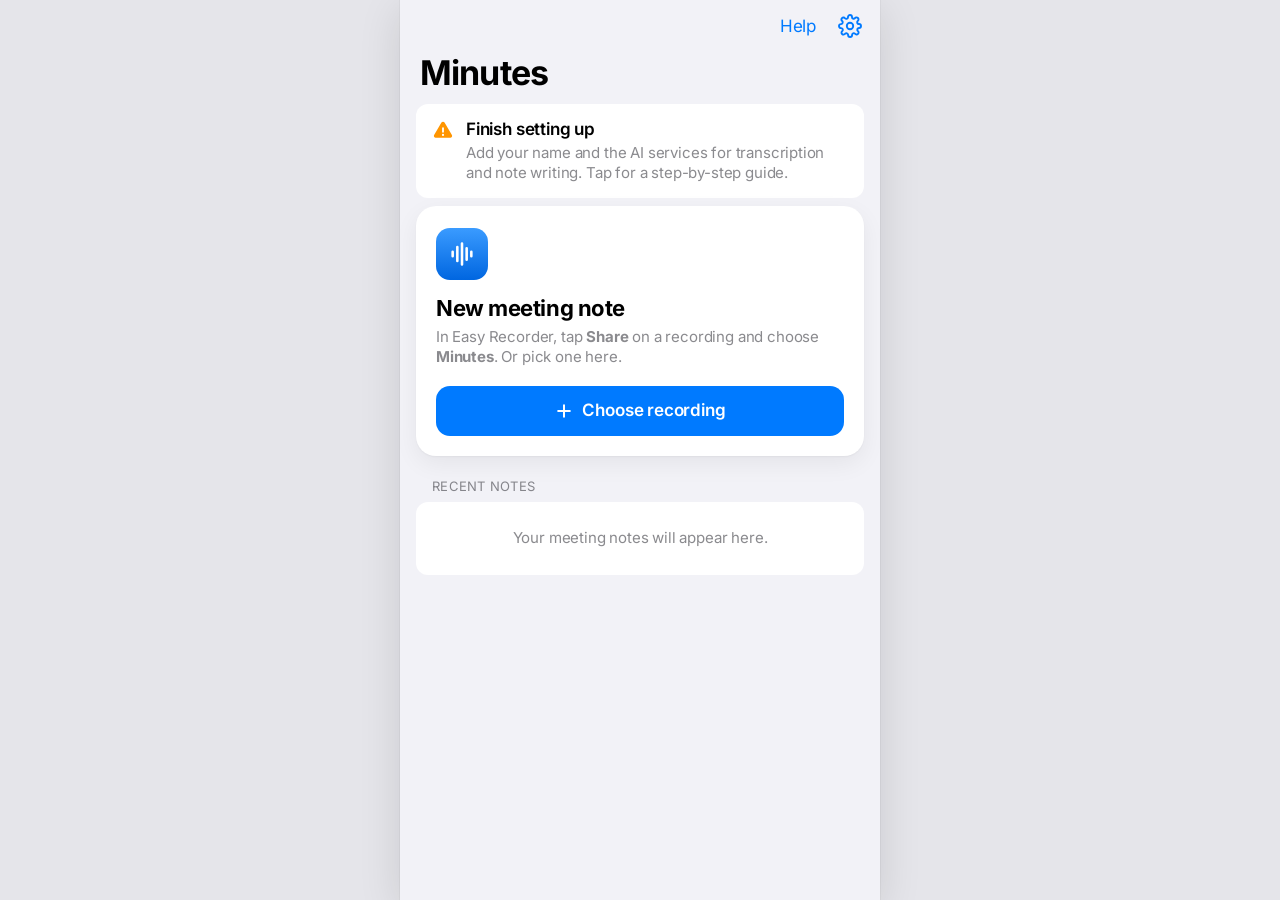
<file: index.html>
<!doctype html>
<html lang="en-GB">
<head>
  <meta charset="utf-8">
  <meta name="viewport" content="width=device-width, initial-scale=1, viewport-fit=cover">
  <title>Minutes</title>
  <meta name="description" content="Turn meeting recordings into structured notes and save them to OneDrive.">
  <meta name="theme-color" content="#f2f2f7" media="(prefers-color-scheme: light)">
  <meta name="theme-color" content="#000000" media="(prefers-color-scheme: dark)">
  <meta name="mobile-web-app-capable" content="yes">
  <meta name="apple-mobile-web-app-capable" content="yes">
  <meta name="apple-mobile-web-app-status-bar-style" content="default">
  <link rel="manifest" href="manifest.webmanifest">
  <link rel="icon" href="icons/icon-192.png">
  <link rel="apple-touch-icon" href="icons/icon-192.png">
  <link rel="preload" href="fonts/inter.woff2" as="font" type="font/woff2" crossorigin>
  <link rel="stylesheet" href="css/app.css">
</head>
<body>
  <div id="app"></div>
  <div id="toast" aria-live="polite"></div>
  <script src="js/db.js"></script>
  <script type="module" src="js/app.js"></script>
</body>
</html>
</file>
<file: css/app.css>
@font-face {
  font-family: 'Inter';
  src: url('../fonts/inter.woff2') format('woff2');
  font-weight: 100 900;
  font-display: swap;
}

:root {
  --bg: #f2f2f7;
  --card: #ffffff;
  --card-2: #f2f2f7;
  --label: #000000;
  --label-2: rgba(60, 60, 67, 0.6);
  --label-3: rgba(60, 60, 67, 0.3);
  --sep: rgba(60, 60, 67, 0.18);
  --fill: rgba(120, 120, 128, 0.12);
  --fill-2: rgba(120, 120, 128, 0.2);
  --accent: #007aff;
  --accent-soft: rgba(0, 122, 255, 0.1);
  --green: #34c759;
  --red: #ff3b30;
  --orange: #ff9500;
  --bar: rgba(249, 249, 249, 0.82);
  --paper: #ffffff;
  --shadow: 0 1px 2px rgba(0, 0, 0, 0.04), 0 8px 24px rgba(0, 0, 0, 0.06);
  --radius: 12px;
  --font: 'Inter', -apple-system, BlinkMacSystemFont, 'SF Pro Text', system-ui, 'Segoe UI', Roboto, sans-serif;
  --safe-top: env(safe-area-inset-top, 0px);
  --safe-bottom: env(safe-area-inset-bottom, 0px);
  color-scheme: light;
}

@media (prefers-color-scheme: dark) {
  :root {
    --bg: #000000;
    --card: #1c1c1e;
    --card-2: #2c2c2e;
    --label: #ffffff;
    --label-2: rgba(235, 235, 245, 0.6);
    --label-3: rgba(235, 235, 245, 0.3);
    --sep: rgba(84, 84, 88, 0.6);
    --fill: rgba(118, 118, 128, 0.24);
    --fill-2: rgba(118, 118, 128, 0.32);
    --accent: #0a84ff;
    --accent-soft: rgba(10, 132, 255, 0.18);
    --green: #30d158;
    --red: #ff453a;
    --orange: #ff9f0a;
    --bar: rgba(22, 22, 24, 0.82);
    --paper: #1c1c1e;
    --shadow: none;
    color-scheme: dark;
  }
}

* { box-sizing: border-box; -webkit-tap-highlight-color: transparent; }
html, body { margin: 0; height: 100%; }
body {
  background: var(--bg);
  color: var(--label);
  font-family: var(--font);
  font-size: 17px;
  line-height: 1.35;
  letter-spacing: -0.01em;
  -webkit-font-smoothing: antialiased;
  overflow: hidden;
  overscroll-behavior: none;
}
button, input, textarea, select { font: inherit; color: inherit; letter-spacing: inherit; }
button { background: none; border: 0; padding: 0; cursor: pointer; }
a { color: var(--accent); text-decoration: none; }
svg { display: block; }

#app { position: fixed; inset: 0; overflow: hidden; }

/* On a computer or tablet, keep the phone-sized layout centred. */
@media (min-width: 600px) {
  html { background: #e5e5ea; }
  body { background: #e5e5ea; }
  #app, .sheet { max-width: 480px; margin: 0 auto; }
  #app { box-shadow: 0 0 0 0.5px rgba(0, 0, 0, 0.08), 0 10px 40px rgba(0, 0, 0, 0.12); }
  #toast { max-width: 480px; margin: 0 auto; }
}
@media (min-width: 600px) and (prefers-color-scheme: dark) {
  html, body { background: #111; }
}

/* ---------- Screens & navigation ---------- */
.screen {
  position: absolute; inset: 0;
  display: flex; flex-direction: column;
  background: var(--bg);
  will-change: transform;
}
.screen.enter { animation: push-in 0.38s cubic-bezier(0.2, 0.9, 0.25, 1) both; }
.screen.enter-back { animation: pop-in 0.32s cubic-bezier(0.2, 0.9, 0.25, 1) both; }
.screen.fade { animation: fade-in 0.25s ease both; }
@keyframes push-in { from { transform: translateX(100%); } to { transform: none; } }
@keyframes pop-in { from { transform: translateX(-30%); opacity: 0.6; } to { transform: none; opacity: 1; } }
@keyframes fade-in { from { opacity: 0; } to { opacity: 1; } }

.nav {
  position: relative; z-index: 5;
  padding-top: var(--safe-top);
  min-height: calc(52px + var(--safe-top));
  display: grid; grid-template-columns: 1fr auto 1fr; align-items: center;
  padding-left: 8px; padding-right: 8px;
  background: transparent;
  transition: background 0.2s, box-shadow 0.2s;
}
.screen.scrolled .nav {
  background: var(--bar);
  -webkit-backdrop-filter: saturate(180%) blur(20px);
  backdrop-filter: saturate(180%) blur(20px);
  box-shadow: 0 0.5px 0 var(--sep);
}
.nav-title {
  font-weight: 600; font-size: 17px; text-align: center;
  opacity: 0; transform: translateY(4px); transition: opacity 0.2s, transform 0.2s;
  white-space: nowrap; overflow: hidden; text-overflow: ellipsis; max-width: 56vw;
}
.screen.scrolled .nav-title { opacity: 1; transform: none; }
.nav-left { justify-self: start; display: flex; }
.nav-right { justify-self: end; display: flex; gap: 4px; }
.nav-btn {
  color: var(--accent); font-size: 17px; min-height: 44px; min-width: 44px;
  display: inline-flex; align-items: center; justify-content: center; gap: 2px; padding: 0 8px;
  border-radius: 10px;
}
.nav-btn:active { opacity: 0.4; }
.nav-btn.bold { font-weight: 600; }
.nav-btn svg { width: 24px; height: 24px; }
.nav-btn.back { padding-left: 0; }
.nav-btn.back svg { width: 28px; height: 28px; margin-right: -4px; }

.content {
  flex: 1; overflow-y: auto; overflow-x: hidden;
  -webkit-overflow-scrolling: touch;
  padding: 0 16px calc(32px + var(--safe-bottom));
}
.content.with-toolbar { padding-bottom: calc(110px + var(--safe-bottom)); }
.large-title {
  font-size: 34px; font-weight: 700; letter-spacing: -0.025em; line-height: 1.12;
  margin: 2px 4px 6px;
  overflow-wrap: anywhere;
}
.lede { color: var(--label-2); font-size: 15px; margin: 0 4px 20px; }

.toolbar {
  position: absolute; left: 0; right: 0; bottom: 0; z-index: 5;
  padding: 12px 16px calc(12px + var(--safe-bottom));
  background: var(--bar);
  -webkit-backdrop-filter: saturate(180%) blur(20px);
  backdrop-filter: saturate(180%) blur(20px);
  box-shadow: 0 -0.5px 0 var(--sep);
  display: flex; flex-direction: column; gap: 8px;
}

/* ---------- Buttons ---------- */
.btn {
  display: flex; align-items: center; justify-content: center; gap: 8px;
  min-height: 50px; padding: 0 20px; border-radius: 14px;
  font-weight: 600; font-size: 17px; width: 100%;
  transition: transform 0.1s, opacity 0.15s;
}
.btn:active { transform: scale(0.98); opacity: 0.85; }
.btn svg { width: 20px; height: 20px; }
.btn-primary { background: var(--accent); color: #fff; }
.btn-secondary { background: var(--accent-soft); color: var(--accent); }
.btn-plain { color: var(--accent); font-weight: 500; min-height: 44px; }
.btn-danger { background: rgba(255, 59, 48, 0.12); color: var(--red); }
.btn[disabled] { opacity: 0.35; pointer-events: none; }
.btn-small { min-height: 34px; padding: 0 14px; font-size: 15px; border-radius: 17px; width: auto; }

/* ---------- Grouped lists ---------- */
.group-header {
  font-size: 13px; text-transform: uppercase; letter-spacing: 0.02em;
  color: var(--label-2); margin: 22px 16px 7px;
}
.group-footer { font-size: 13px; color: var(--label-2); margin: 7px 16px 0; line-height: 1.4; }
.group {
  background: var(--card); border-radius: var(--radius); overflow: hidden;
}
.row {
  position: relative; display: flex; align-items: center; gap: 12px;
  min-height: 46px; padding: 10px 16px; width: 100%; text-align: left;
}
.row + .row::before, .row + .row-wrap::before, .row-wrap + .row::before {
  content: ''; position: absolute; top: 0; right: 0; left: 16px; height: 0.5px; background: var(--sep);
}
.row.has-icon + .row::before, .row + .row.has-icon::before { left: 58px; }
button.row:active, a.row:active { background: var(--fill); }
.row-icon {
  width: 30px; height: 30px; border-radius: 8px; flex: none;
  display: flex; align-items: center; justify-content: center; color: #fff;
}
.row-icon svg { width: 18px; height: 18px; }
.row-main { flex: 1; min-width: 0; }
.row-title { font-size: 17px; overflow-wrap: anywhere; }
.row-sub { font-size: 14px; color: var(--label-2); margin-top: 1px; overflow-wrap: anywhere; }
.row-value { color: var(--label-2); text-align: right; max-width: 60%; overflow: hidden; text-overflow: ellipsis; white-space: nowrap; }
.row-value.wrap { white-space: normal; overflow-wrap: anywhere; }
.chev { color: var(--label-3); flex: none; }
.chev svg { width: 14px; height: 14px; }
.row.destructive .row-title { color: var(--red); }
.row.link .row-title { color: var(--accent); }
.row input.inline, .row select.inline {
  flex: 1; min-width: 0; text-align: right; border: 0; outline: 0; background: transparent;
  color: var(--label-2); padding: 4px 0;
}
.row input.inline:focus { color: var(--label); }
.row textarea {
  width: 100%; border: 0; outline: 0; background: transparent; resize: vertical; min-height: 96px;
  font-size: 16px; line-height: 1.4;
}
.row-stack { flex-direction: column; align-items: stretch; gap: 6px; }

/* ---------- Switch ---------- */
.switch { position: relative; width: 51px; height: 31px; flex: none; }
.switch input { position: absolute; inset: 0; opacity: 0; margin: 0; cursor: pointer; z-index: 1; }
.switch span {
  position: absolute; inset: 0; border-radius: 16px; background: var(--fill-2); transition: background 0.25s;
}
.switch span::after {
  content: ''; position: absolute; top: 2px; left: 2px; width: 27px; height: 27px; border-radius: 50%;
  background: #fff; box-shadow: 0 3px 8px rgba(0, 0, 0, 0.15), 0 1px 1px rgba(0, 0, 0, 0.16);
  transition: transform 0.25s cubic-bezier(0.3, 0.7, 0.4, 1.2);
}
.switch input:checked + span { background: var(--green); }
.switch input:checked + span::after { transform: translateX(20px); }

/* ---------- Segmented control ---------- */
.segmented {
  display: flex; background: var(--fill); border-radius: 9px; padding: 2px; gap: 2px; width: 100%;
}
.segmented button {
  flex: 1; min-height: 32px; border-radius: 7px; font-size: 14px; font-weight: 500; padding: 0 6px;
}
.segmented button.on { background: var(--card); box-shadow: 0 3px 8px rgba(0, 0, 0, 0.12), 0 0 0 0.5px rgba(0, 0, 0, 0.04); font-weight: 600; }
@media (prefers-color-scheme: dark) { .segmented button.on { background: #636366; } }

/* ---------- Home ---------- */
.hero {
  background: var(--card); border-radius: 20px; padding: 22px 20px 20px; box-shadow: var(--shadow);
  margin-top: 8px;
}
.hero-icon {
  width: 52px; height: 52px; border-radius: 14px; margin-bottom: 14px;
  background: linear-gradient(180deg, #3a9bff, #0066e0); color: #fff;
  display: flex; align-items: center; justify-content: center;
}
.hero-icon svg { width: 28px; height: 28px; }
.hero h2 { margin: 0 0 4px; font-size: 22px; font-weight: 700; letter-spacing: -0.02em; }
.hero p { margin: 0 0 18px; color: var(--label-2); font-size: 15px; }
.notice {
  display: flex; gap: 12px; align-items: flex-start;
  background: var(--card); border-radius: var(--radius); padding: 14px 16px; margin-top: 12px;
  width: 100%; text-align: left;
}
.notice svg { width: 22px; height: 22px; flex: none; margin-top: 1px; }
.notice .t { font-weight: 600; }
.notice .s { color: var(--label-2); font-size: 15px; margin-top: 2px; }
.notice.warn svg { color: var(--orange); }
.notice.ok svg { color: var(--green); }
.notice.err svg { color: var(--red); }
.notice.info svg { color: var(--accent); }
.empty { text-align: center; color: var(--label-2); font-size: 15px; padding: 26px 16px; }

/* ---------- Processing ---------- */
.steps { margin-top: 8px; }
.step { display: flex; align-items: center; gap: 14px; }
.step .dot {
  width: 26px; height: 26px; border-radius: 50%; flex: none; display: flex; align-items: center; justify-content: center;
  background: var(--fill); color: var(--label-2); font-size: 13px; font-weight: 600;
}
.step.done .dot { background: var(--green); color: #fff; }
.step.active .dot { background: transparent; }
.step.error .dot { background: var(--red); color: #fff; }
.step .dot svg { width: 15px; height: 15px; }
.step.pending .row-title { color: var(--label-2); }
.spinner {
  width: 22px; height: 22px; border-radius: 50%;
  border: 2.5px solid var(--fill-2); border-top-color: var(--accent);
  animation: spin 0.8s linear infinite;
}
@keyframes spin { to { transform: rotate(360deg); } }
.big-status { text-align: center; padding: 26px 8px 8px; }
.pulse {
  width: 84px; height: 84px; margin: 0 auto 18px; border-radius: 50%;
  background: var(--accent-soft); color: var(--accent);
  display: flex; align-items: center; justify-content: center;
  animation: pulse 1.8s ease-in-out infinite;
}
.pulse svg { width: 38px; height: 38px; }
@keyframes pulse { 0%, 100% { transform: scale(1); } 50% { transform: scale(1.06); } }
.big-status .t { font-size: 20px; font-weight: 600; }
.big-status .s { color: var(--label-2); font-size: 15px; margin-top: 4px; }
.err-text { white-space: pre-wrap; font-size: 14px; color: var(--label-2); margin-top: 6px; overflow-wrap: anywhere; }

/* ---------- Speakers ---------- */
.speaker { background: var(--card); border-radius: 16px; padding: 14px 14px 12px; margin-top: 12px; }
.speaker-top { display: flex; align-items: center; gap: 12px; }
.play {
  width: 44px; height: 44px; border-radius: 50%; flex: none;
  background: var(--accent-soft); color: var(--accent);
  display: flex; align-items: center; justify-content: center;
}
.play svg { width: 20px; height: 20px; }
.play.playing { background: var(--accent); color: #fff; }
.speaker-meta { font-size: 13px; color: var(--label-2); }
.speaker-label { font-weight: 600; font-size: 15px; display: flex; align-items: center; gap: 6px; }
.badge {
  font-size: 11px; font-weight: 600; text-transform: uppercase; letter-spacing: 0.04em;
  background: var(--accent); color: #fff; border-radius: 5px; padding: 2px 6px;
}
.badge.grey { background: var(--fill-2); color: var(--label-2); }
.quote {
  font-size: 15px; color: var(--label-2); margin: 10px 2px 12px; line-height: 1.4;
  display: -webkit-box; -webkit-line-clamp: 3; -webkit-box-orient: vertical; overflow: hidden;
}
.field {
  display: flex; align-items: center; gap: 8px;
  background: var(--fill); border-radius: 10px; padding: 0 12px; min-height: 44px; position: relative;
}
.field input { flex: 1; min-width: 0; border: 0; outline: 0; background: transparent; padding: 10px 0; font-size: 17px; }
.field svg { width: 18px; height: 18px; color: var(--label-2); flex: none; }
.chips { display: flex; flex-wrap: wrap; gap: 6px; margin-top: 10px; }
.chip {
  display: inline-flex; align-items: center; gap: 6px;
  min-height: 32px; padding: 0 12px; border-radius: 16px; font-size: 15px;
  background: var(--fill); color: var(--label);
  max-width: 100%;
}
.chip span { overflow: hidden; text-overflow: ellipsis; white-space: nowrap; }
.chip:active { opacity: 0.6; }
.chip.on { background: var(--accent); color: #fff; }
.chip.ghost { background: transparent; color: var(--label-2); box-shadow: inset 0 0 0 1px var(--sep); }
.chip.warn { box-shadow: inset 0 0 0 1.5px var(--orange); }
.chip svg { width: 14px; height: 14px; flex: none; }
.suggest {
  position: absolute; left: 0; right: 0; top: calc(100% + 4px); z-index: 20;
  background: var(--card); border-radius: 12px; overflow: hidden;
  box-shadow: 0 10px 30px rgba(0, 0, 0, 0.18), 0 0 0 0.5px var(--sep);
}
.suggest button { display: block; width: 100%; text-align: left; padding: 11px 14px; }
.suggest button + button { border-top: 0.5px solid var(--sep); }
.suggest button:active { background: var(--fill); }
.suggest .e { font-size: 13px; color: var(--label-2); }

/* ---------- Review (paper) ---------- */
.paper {
  background: var(--paper); border-radius: 18px; padding: 22px 20px 8px; box-shadow: var(--shadow);
  margin-top: 6px;
}
.paper .doc-title {
  font-size: 26px; font-weight: 700; letter-spacing: -0.02em; line-height: 1.15; outline: none;
  overflow-wrap: anywhere;
}
.paper .kind { color: var(--label-2); font-size: 14px; margin-top: 4px; }
.meta-grid { display: grid; grid-template-columns: auto 1fr; gap: 6px 14px; margin: 16px 0 6px; font-size: 15px; }
.meta-grid dt { color: var(--label-2); }
.meta-grid dd { margin: 0; overflow-wrap: anywhere; }
.meta-grid input[type=date] { border: 0; background: var(--fill); border-radius: 8px; padding: 3px 8px; font-size: 15px; }
.paper h3 {
  font-size: 13px; text-transform: uppercase; letter-spacing: 0.04em; color: var(--label-2);
  margin: 22px 0 8px; font-weight: 600;
}
.paper ul, .paper ol { margin: 0; padding-left: 22px; }
.paper li { margin-bottom: 8px; font-size: 16px; line-height: 1.45; }
.paper ol li::marker { font-weight: 600; color: var(--label-2); }
.paper [contenteditable] { outline: none; border-radius: 4px; }
.paper [contenteditable]:focus { background: var(--accent-soft); box-shadow: 0 0 0 3px var(--accent-soft); }
.paper .np-head { font-weight: 600; }
.actions-table { width: 100%; border-collapse: collapse; font-size: 14px; table-layout: fixed; }
.actions-table th {
  text-align: left; font-size: 12px; text-transform: uppercase; letter-spacing: 0.04em;
  color: var(--label-2); font-weight: 600; padding: 6px 6px 6px 0; border-bottom: 0.5px solid var(--sep);
}
.actions-table td { padding: 9px 8px 9px 0; vertical-align: top; border-bottom: 0.5px solid var(--sep); overflow-wrap: break-word; hyphens: auto; }
.actions-table tr:last-child td { border-bottom: 0; }
.actions-table .c-owner { width: 28%; color: var(--label-2); }
.actions-table .c-due { width: 25%; color: var(--label-2); }
.muted { color: var(--label-2); font-style: italic; }
.ask {
  display: flex; gap: 8px; align-items: center;
}
.ask .field { flex: 1; }
.icon-btn {
  width: 44px; height: 44px; border-radius: 50%; flex: none;
  background: var(--accent); color: #fff; display: flex; align-items: center; justify-content: center;
}
.icon-btn svg { width: 20px; height: 20px; }
.icon-btn[disabled] { opacity: 0.35; }

/* ---------- Done ---------- */
.success { text-align: center; padding: 18px 8px 4px; }
.success .tick {
  width: 76px; height: 76px; margin: 0 auto 14px; border-radius: 50%; background: var(--green); color: #fff;
  display: flex; align-items: center; justify-content: center;
  animation: pop 0.45s cubic-bezier(0.3, 1.5, 0.5, 1) both;
}
.success .tick svg { width: 38px; height: 38px; }
@keyframes pop { from { transform: scale(0.4); opacity: 0; } to { transform: none; opacity: 1; } }
.success .t { font-size: 24px; font-weight: 700; letter-spacing: -0.02em; }
.success .s { color: var(--label-2); margin-top: 4px; font-size: 15px; }
.step-card { background: var(--card); border-radius: 16px; padding: 16px; margin-top: 12px; }
.step-card .h { display: flex; align-items: center; gap: 10px; font-weight: 600; }
.step-card .n {
  width: 24px; height: 24px; border-radius: 50%; background: var(--accent); color: #fff;
  font-size: 13px; display: flex; align-items: center; justify-content: center; flex: none;
}
.step-card.done .n { background: var(--green); }
.step-card p { margin: 8px 0 12px; color: var(--label-2); font-size: 15px; }
.path {
  font-weight: 600; color: var(--label); background: var(--fill); border-radius: 8px; padding: 2px 6px;
  overflow-wrap: anywhere;
}
.btn-row { display: flex; flex-direction: column; gap: 8px; }
.btn-row .btn { min-height: 46px; font-size: 16px; }

/* ---------- Sheets ---------- */
.sheet-backdrop {
  position: fixed; inset: 0; z-index: 50; background: rgba(0, 0, 0, 0.35);
  animation: fade-in 0.25s ease both;
}
.sheet-backdrop.closing { animation: fade-in 0.2s ease reverse both; }
.sheet {
  position: fixed; left: 0; right: 0; bottom: 0; z-index: 51;
  max-height: calc(100% - 44px - var(--safe-top)); display: flex; flex-direction: column;
  background: var(--bg); border-radius: 14px 14px 0 0;
  animation: sheet-up 0.38s cubic-bezier(0.2, 0.9, 0.25, 1) both;
  padding-bottom: var(--safe-bottom);
}
.sheet.closing { animation: sheet-down 0.24s ease-in both; }
@keyframes sheet-up { from { transform: translateY(100%); } to { transform: none; } }
@keyframes sheet-down { to { transform: translateY(100%); } }
.sheet-grabber { width: 36px; height: 5px; border-radius: 3px; background: var(--fill-2); margin: 6px auto 0; flex: none; }
.sheet-head {
  display: grid; grid-template-columns: 1fr auto 1fr; align-items: center; padding: 4px 8px 4px; flex: none;
}
.sheet-head .t { font-weight: 600; text-align: center; }
.sheet-body { overflow-y: auto; padding: 4px 16px 24px; flex: 1; }
.sheet .search { margin: 6px 0 4px; }

/* ---------- Toast ---------- */
#toast {
  position: fixed; left: 16px; right: 16px; bottom: calc(24px + var(--safe-bottom)); z-index: 100;
  display: flex; justify-content: center; pointer-events: none;
}
#toast div {
  background: rgba(30, 30, 30, 0.92); color: #fff; padding: 12px 18px; border-radius: 14px; font-size: 15px;
  max-width: 480px; box-shadow: 0 8px 24px rgba(0, 0, 0, 0.25);
  animation: toast 3.2s ease both;
}
@keyframes toast {
  0% { opacity: 0; transform: translateY(10px); }
  8%, 88% { opacity: 1; transform: none; }
  100% { opacity: 0; transform: translateY(10px); }
}

/* ---------- Help ---------- */
.eyebrow { font-size: 13px; font-weight: 600; text-transform: uppercase; letter-spacing: 0.04em; color: var(--accent); margin: 4px 4px 0; }
.fact-label { font-size: 13px; color: var(--label-2); text-transform: uppercase; letter-spacing: 0.03em; }
.fact { font-size: 16px; line-height: 1.4; overflow-wrap: break-word; }
.status-pill {
  font-size: 13px; color: var(--label-2); background: var(--fill); border-radius: 10px; padding: 2px 8px; flex: none;
}
.status-pill.on { color: #fff; background: var(--green); }
.table-card { padding: 4px 12px 6px; }
.help-table { width: 100%; border-collapse: collapse; table-layout: fixed; font-size: 14px; line-height: 1.35; }
.help-table th, .help-table td { text-align: left; vertical-align: top; padding: 9px 6px 9px 0; overflow-wrap: break-word; }
.help-table td { hyphens: auto; }
.help-table thead th {
  font-size: 11px; font-weight: 600; text-transform: uppercase; letter-spacing: 0.03em; color: var(--label-2);
  border-bottom: 0.5px solid var(--sep);
}
.help-table tbody tr + tr th, .help-table tbody tr + tr td { border-top: 0.5px solid var(--sep); }
.help-table tbody th { font-weight: 600; }
.prose { font-size: 15px; color: var(--label-2); margin: 10px 16px 0; line-height: 1.45; }
.prose b { color: var(--label); }
a.btn { text-decoration: none; }
.btn.is-on { background: rgba(52, 199, 89, 0.14); color: var(--green); pointer-events: none; }

.hidden { display: none !important; }
.sr { position: absolute; width: 1px; height: 1px; overflow: hidden; clip: rect(0 0 0 0); }
.mt { margin-top: 12px; }
.mt-l { margin-top: 24px; }
.center { text-align: center; }
</file>
